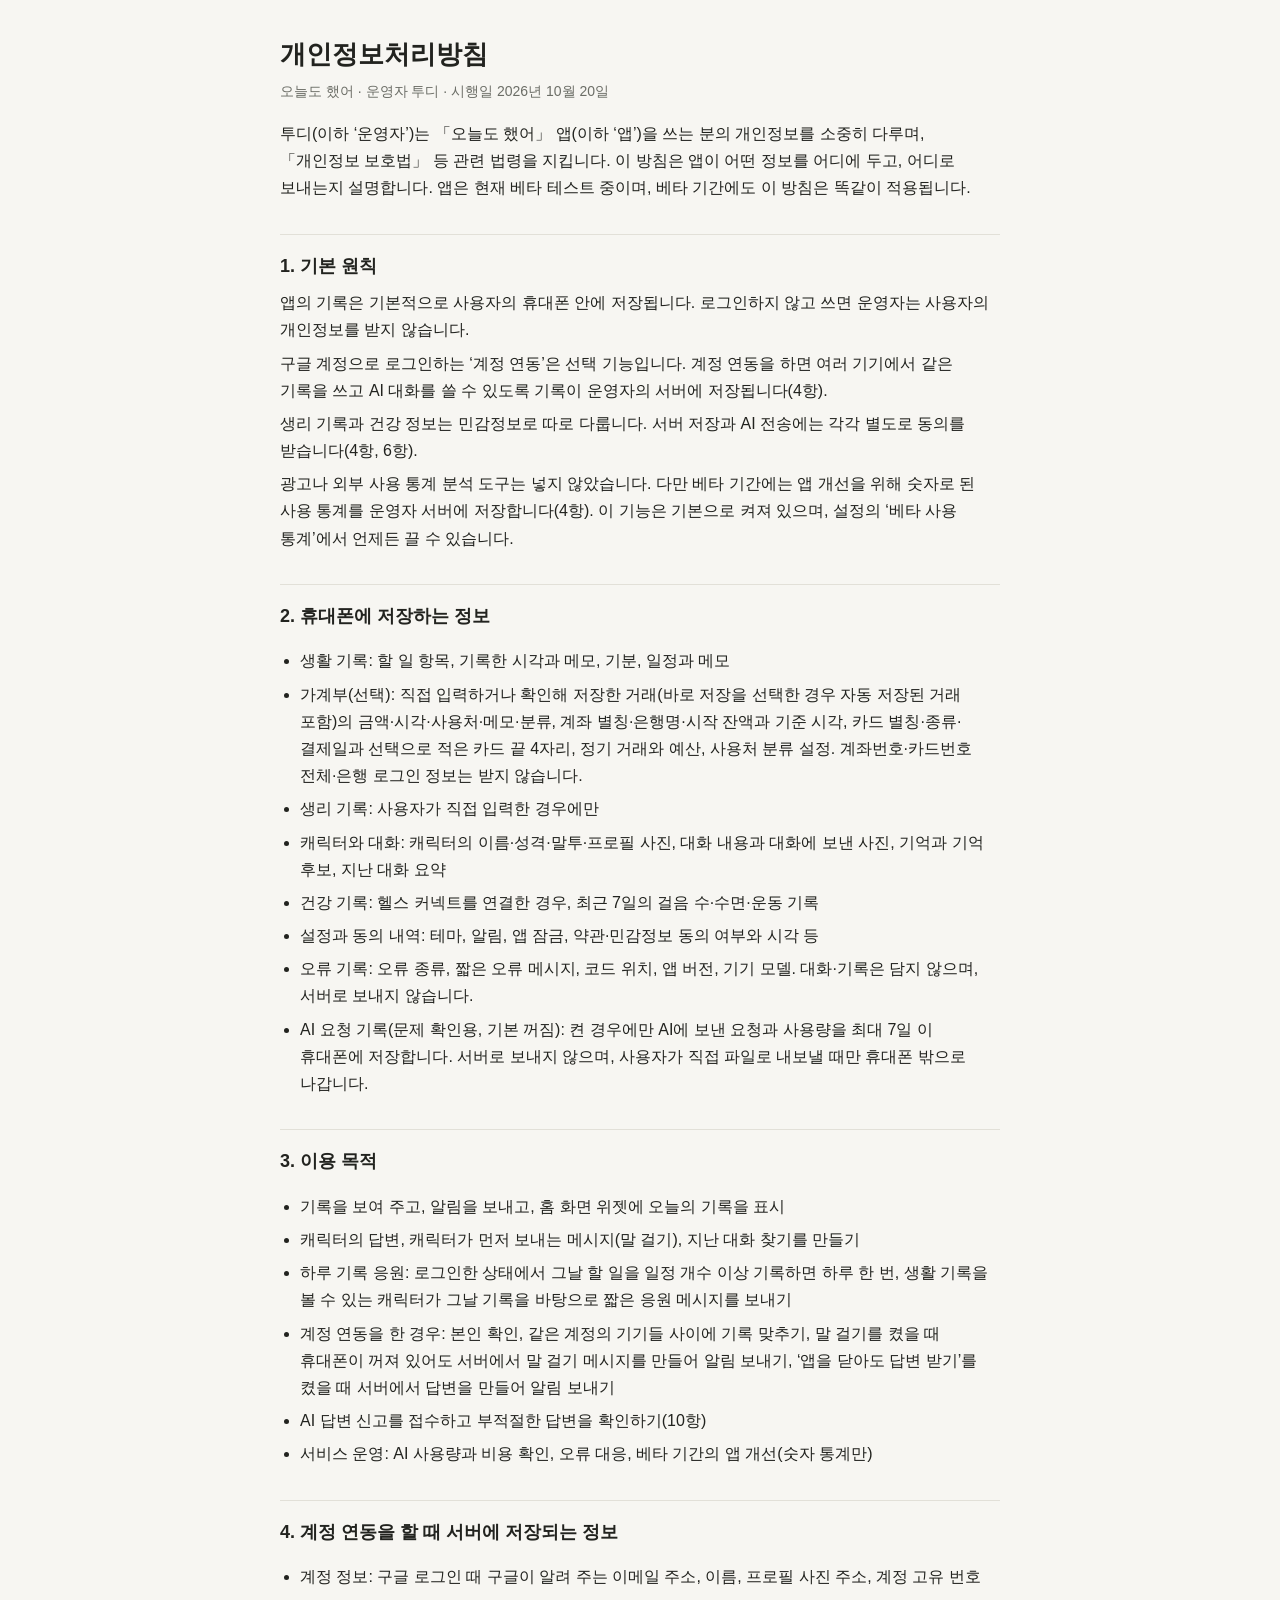
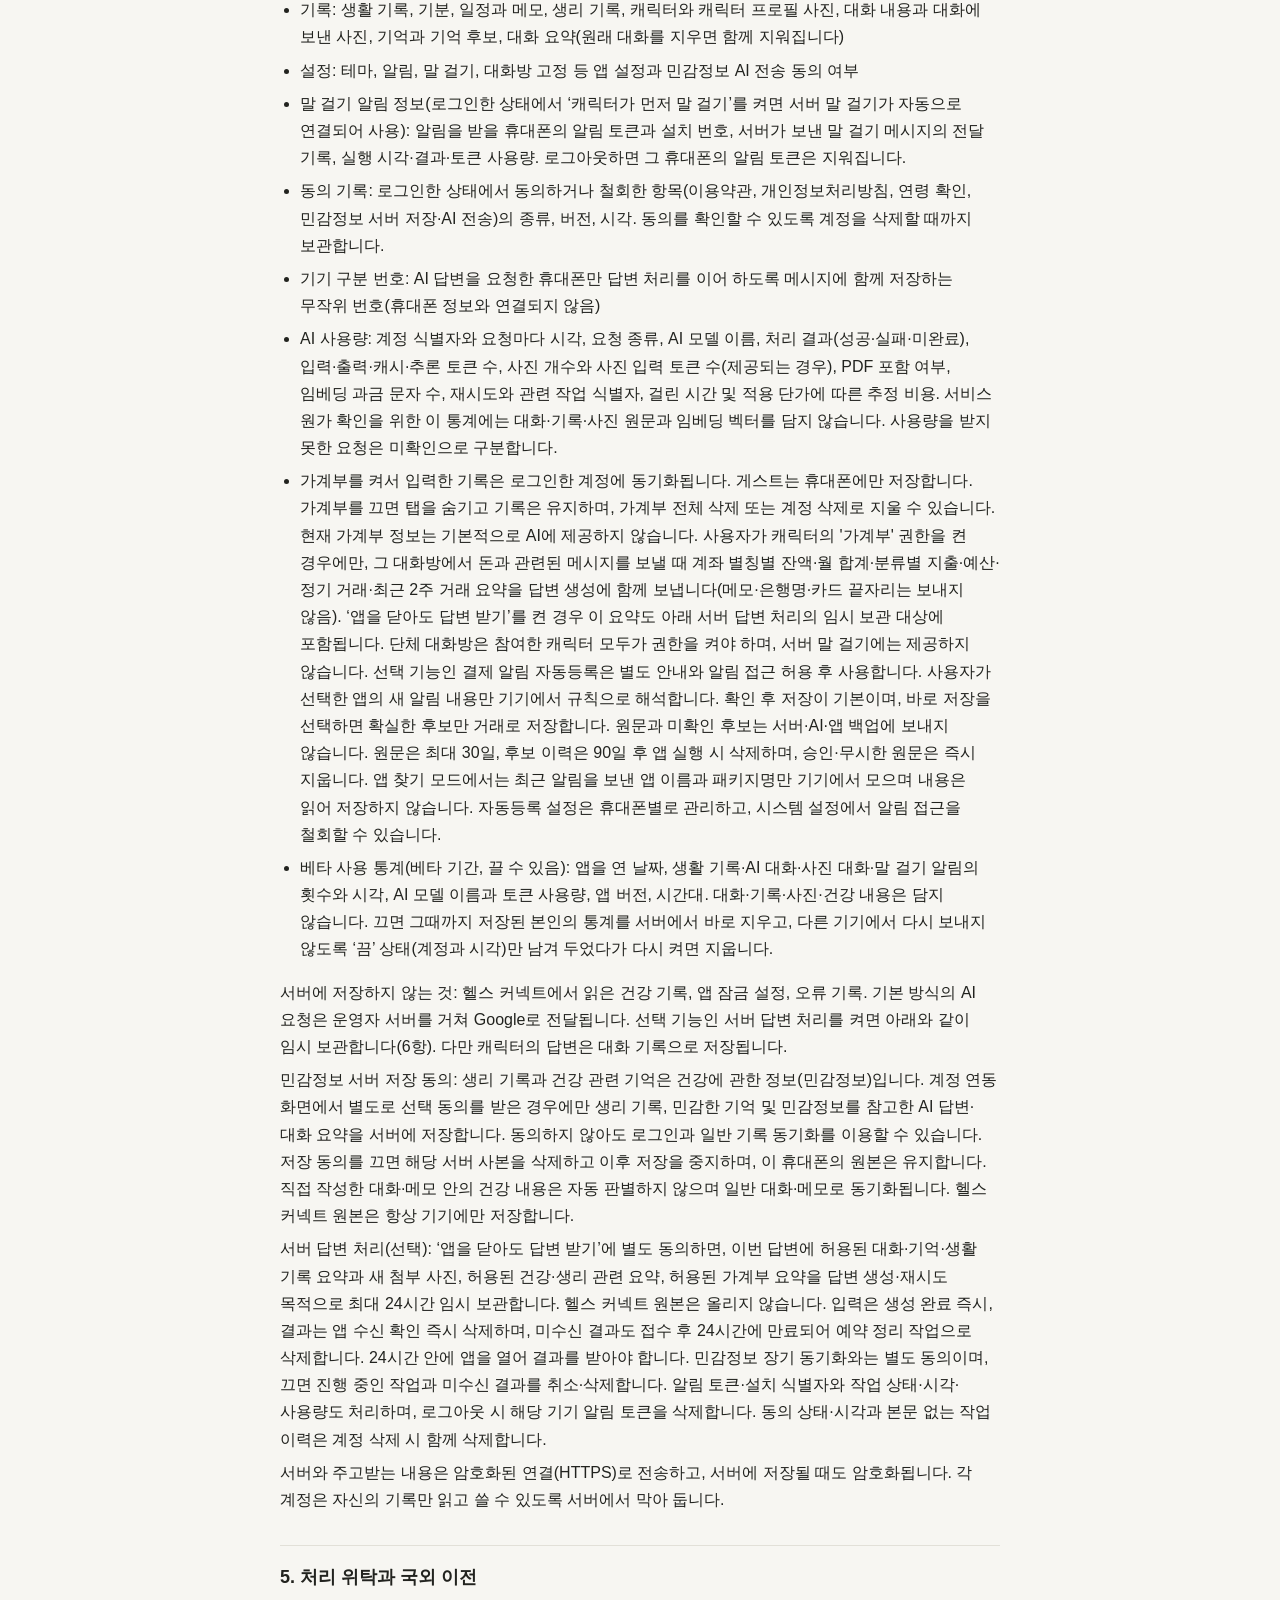
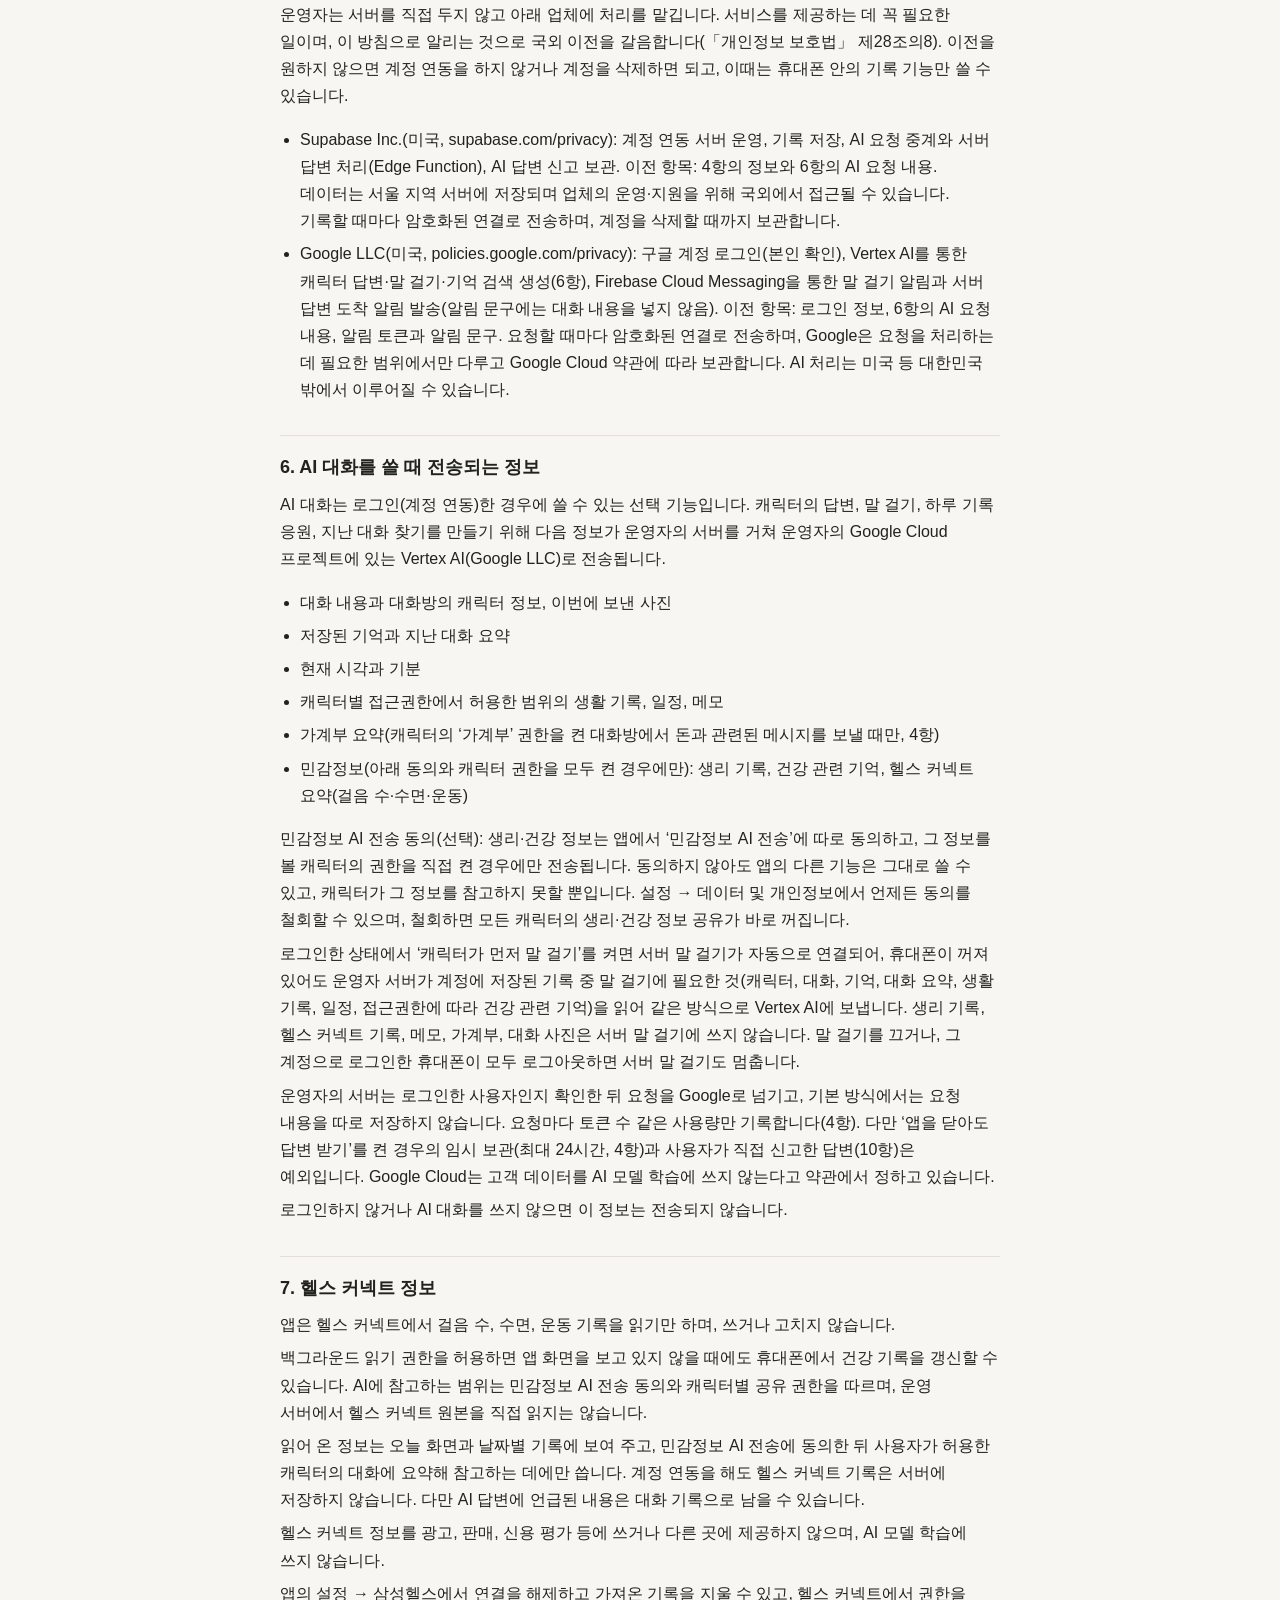
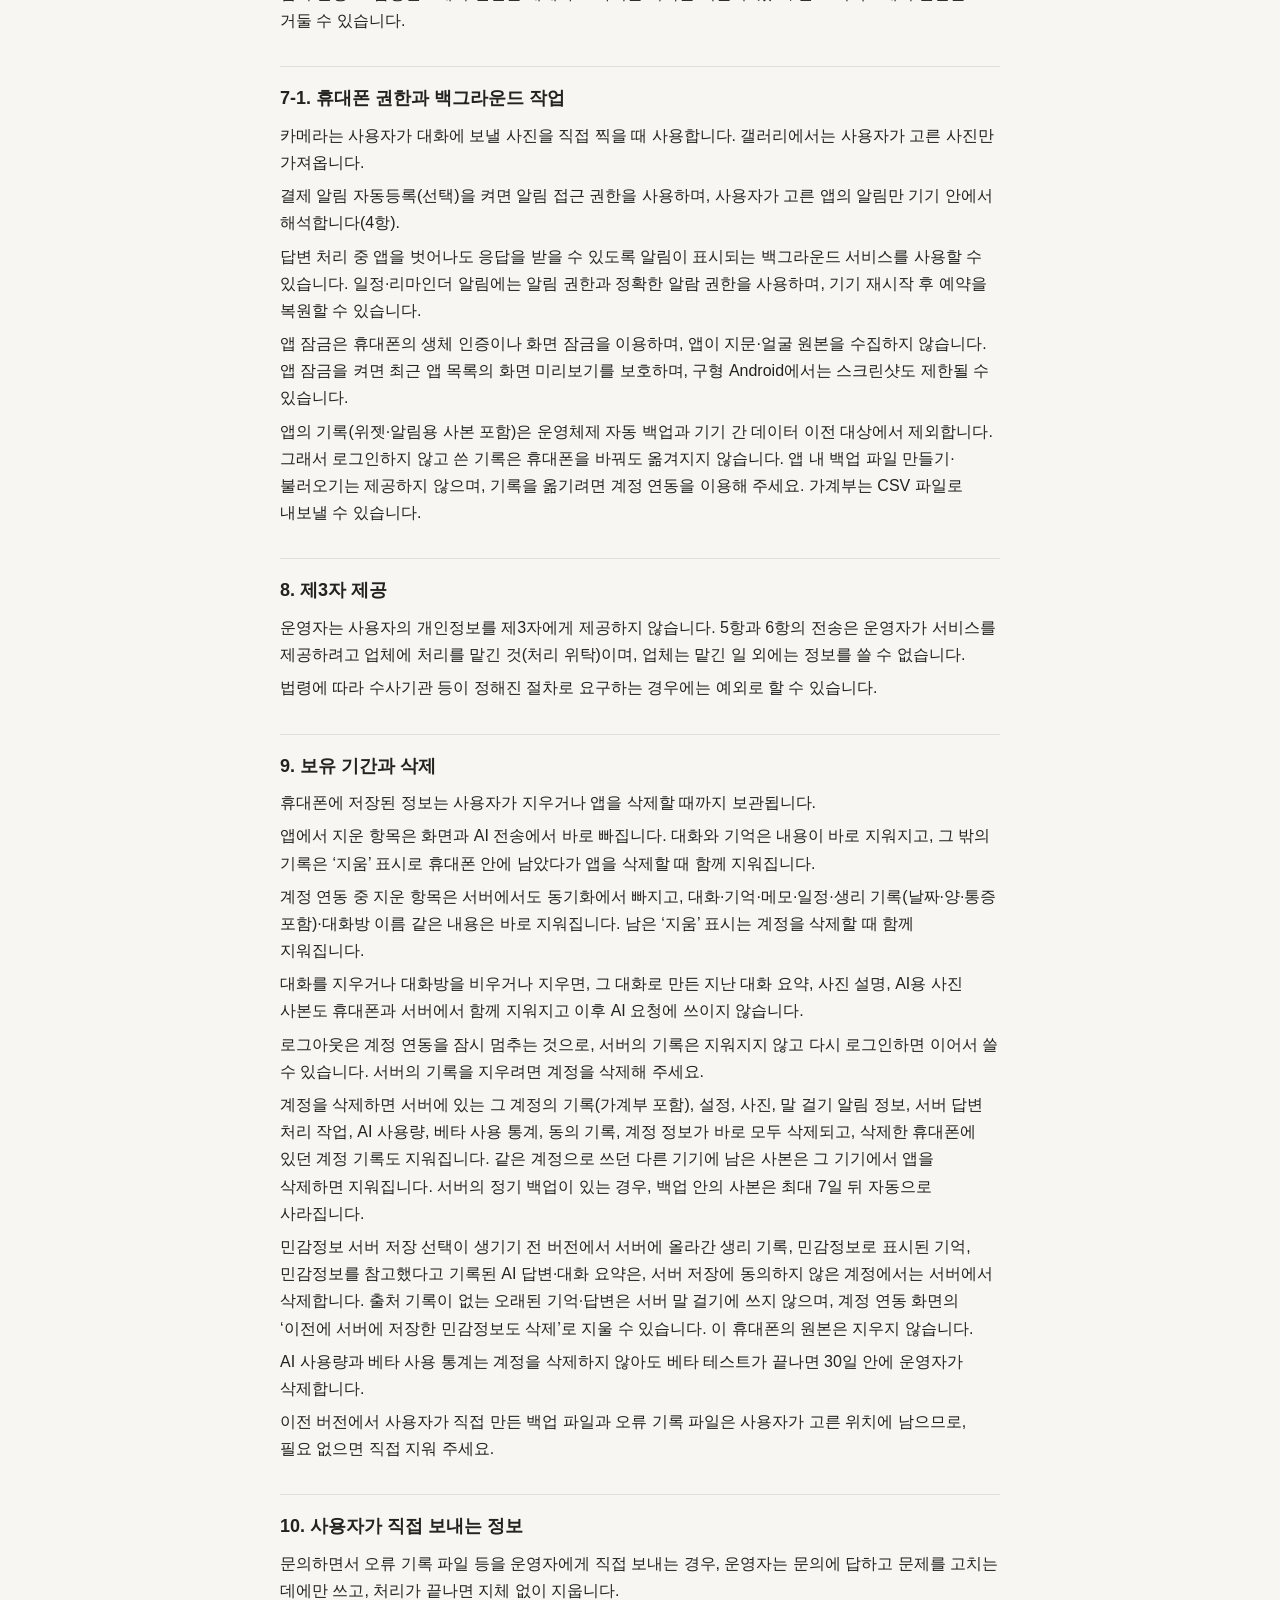
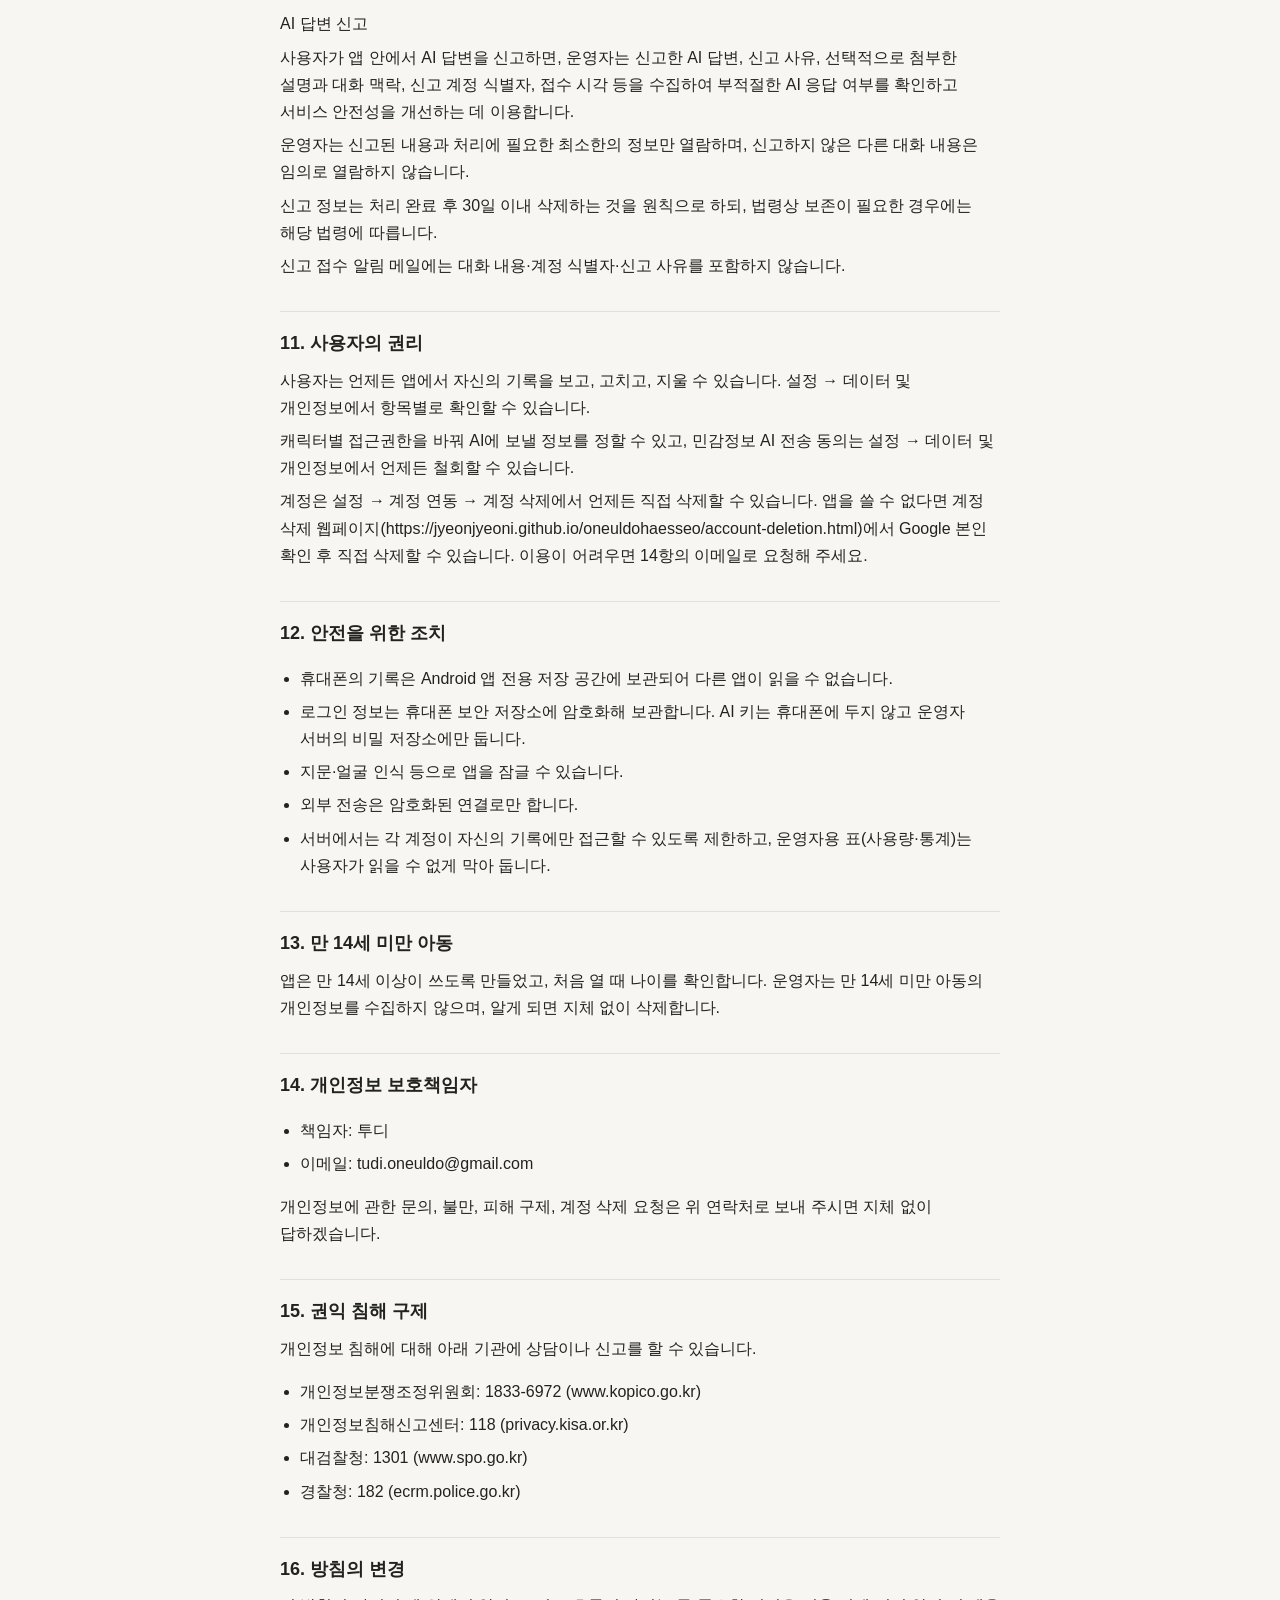
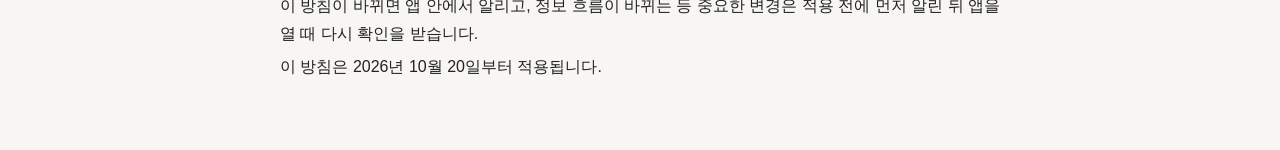
<file: index.html>
<!doctype html>
<html lang="ko">
<head>
<meta charset="utf-8">
<meta name="viewport" content="width=device-width, initial-scale=1">
<title>오늘도 했어 개인정보처리방침</title>
<style>
:root { --bg: #f7f6f2; --text: #22231f; --muted: #6b6d66; --line: #e2e0d8; }
@media (prefers-color-scheme: dark) { :root { --bg: #181916; --text: #ecebe6; --muted: #a3a59d; --line: #33352f; } }
body { margin: 0; background: var(--bg); color: var(--text); font: 16px/1.7 -apple-system, "Pretendard", "Apple SD Gothic Neo", "Noto Sans KR", sans-serif; word-break: keep-all; }
main { max-width: 720px; margin: 0 auto; padding: 32px 16px 64px; }
h1 { font-size: 26px; margin: 0 0 4px; }
h2 { font-size: 18px; margin: 32px 0 8px; padding-top: 16px; border-top: 1px solid var(--line); }
.meta { color: var(--muted); font-size: 14px; margin: 0 0 16px; }
p, li { margin: 6px 0; }
ul { padding-left: 20px; }
</style>
</head>
<body>
<main>
<h1>개인정보처리방침</h1>
<p class="meta">오늘도 했어 · 운영자 투디 · 시행일 2026년 10월 20일</p>
<p>투디(이하 ‘운영자’)는 「오늘도 했어」 앱(이하 ‘앱’)을 쓰는 분의 개인정보를 소중히 다루며, 「개인정보 보호법」 등 관련 법령을 지킵니다. 이 방침은 앱이 어떤 정보를 어디에 두고, 어디로 보내는지 설명합니다. 앱은 현재 베타 테스트 중이며, 베타 기간에도 이 방침은 똑같이 적용됩니다.</p>
<section><h2>1. 기본 원칙</h2><p>앱의 기록은 기본적으로 사용자의 휴대폰 안에 저장됩니다. 로그인하지 않고 쓰면 운영자는 사용자의 개인정보를 받지 않습니다.</p><p>구글 계정으로 로그인하는 ‘계정 연동’은 선택 기능입니다. 계정 연동을 하면 여러 기기에서 같은 기록을 쓰고 AI 대화를 쓸 수 있도록 기록이 운영자의 서버에 저장됩니다(4항).</p><p>생리 기록과 건강 정보는 민감정보로 따로 다룹니다. 서버 저장과 AI 전송에는 각각 별도로 동의를 받습니다(4항, 6항).</p><p>광고나 외부 사용 통계 분석 도구는 넣지 않았습니다. 다만 베타 기간에는 앱 개선을 위해 숫자로 된 사용 통계를 운영자 서버에 저장합니다(4항). 이 기능은 기본으로 켜져 있으며, 설정의 ‘베타 사용 통계’에서 언제든 끌 수 있습니다.</p></section>
<section><h2>2. 휴대폰에 저장하는 정보</h2><ul><li>생활 기록: 할 일 항목, 기록한 시각과 메모, 기분, 일정과 메모</li><li>가계부(선택): 직접 입력하거나 확인해 저장한 거래(바로 저장을 선택한 경우 자동 저장된 거래 포함)의 금액·시각·사용처·메모·분류, 계좌 별칭·은행명·시작 잔액과 기준 시각, 카드 별칭·종류·결제일과 선택으로 적은 카드 끝 4자리, 정기 거래와 예산, 사용처 분류 설정. 계좌번호·카드번호 전체·은행 로그인 정보는 받지 않습니다.</li><li>생리 기록: 사용자가 직접 입력한 경우에만</li><li>캐릭터와 대화: 캐릭터의 이름·성격·말투·프로필 사진, 대화 내용과 대화에 보낸 사진, 기억과 기억 후보, 지난 대화 요약</li><li>건강 기록: 헬스 커넥트를 연결한 경우, 최근 7일의 걸음 수·수면·운동 기록</li><li>설정과 동의 내역: 테마, 알림, 앱 잠금, 약관·민감정보 동의 여부와 시각 등</li><li>오류 기록: 오류 종류, 짧은 오류 메시지, 코드 위치, 앱 버전, 기기 모델. 대화·기록은 담지 않으며, 서버로 보내지 않습니다.</li><li>AI 요청 기록(문제 확인용, 기본 꺼짐): 켠 경우에만 AI에 보낸 요청과 사용량을 최대 7일 이 휴대폰에 저장합니다. 서버로 보내지 않으며, 사용자가 직접 파일로 내보낼 때만 휴대폰 밖으로 나갑니다.</li></ul></section>
<section><h2>3. 이용 목적</h2><ul><li>기록을 보여 주고, 알림을 보내고, 홈 화면 위젯에 오늘의 기록을 표시</li><li>캐릭터의 답변, 캐릭터가 먼저 보내는 메시지(말 걸기), 지난 대화 찾기를 만들기</li><li>하루 기록 응원: 로그인한 상태에서 그날 할 일을 일정 개수 이상 기록하면 하루 한 번, 생활 기록을 볼 수 있는 캐릭터가 그날 기록을 바탕으로 짧은 응원 메시지를 보내기</li><li>계정 연동을 한 경우: 본인 확인, 같은 계정의 기기들 사이에 기록 맞추기, 말 걸기를 켰을 때 휴대폰이 꺼져 있어도 서버에서 말 걸기 메시지를 만들어 알림 보내기, ‘앱을 닫아도 답변 받기’를 켰을 때 서버에서 답변을 만들어 알림 보내기</li><li>AI 답변 신고를 접수하고 부적절한 답변을 확인하기(10항)</li><li>서비스 운영: AI 사용량과 비용 확인, 오류 대응, 베타 기간의 앱 개선(숫자 통계만)</li></ul></section>
<section><h2>4. 계정 연동을 할 때 서버에 저장되는 정보</h2><ul><li>계정 정보: 구글 로그인 때 구글이 알려 주는 이메일 주소, 이름, 프로필 사진 주소, 계정 고유 번호</li><li>기록: 생활 기록, 기분, 일정과 메모, 생리 기록, 캐릭터와 캐릭터 프로필 사진, 대화 내용과 대화에 보낸 사진, 기억과 기억 후보, 대화 요약(원래 대화를 지우면 함께 지워집니다)</li><li>설정: 테마, 알림, 말 걸기, 대화방 고정 등 앱 설정과 민감정보 AI 전송 동의 여부</li><li>말 걸기 알림 정보(로그인한 상태에서 ‘캐릭터가 먼저 말 걸기’를 켜면 서버 말 걸기가 자동으로 연결되어 사용): 알림을 받을 휴대폰의 알림 토큰과 설치 번호, 서버가 보낸 말 걸기 메시지의 전달 기록, 실행 시각·결과·토큰 사용량. 로그아웃하면 그 휴대폰의 알림 토큰은 지워집니다.</li><li>동의 기록: 로그인한 상태에서 동의하거나 철회한 항목(이용약관, 개인정보처리방침, 연령 확인, 민감정보 서버 저장·AI 전송)의 종류, 버전, 시각. 동의를 확인할 수 있도록 계정을 삭제할 때까지 보관합니다.</li><li>기기 구분 번호: AI 답변을 요청한 휴대폰만 답변 처리를 이어 하도록 메시지에 함께 저장하는 무작위 번호(휴대폰 정보와 연결되지 않음)</li><li>AI 사용량: 계정 식별자와 요청마다 시각, 요청 종류, AI 모델 이름, 처리 결과(성공·실패·미완료), 입력·출력·캐시·추론 토큰 수, 사진 개수와 사진 입력 토큰 수(제공되는 경우), PDF 포함 여부, 임베딩 과금 문자 수, 재시도와 관련 작업 식별자, 걸린 시간 및 적용 단가에 따른 추정 비용. 서비스 원가 확인을 위한 이 통계에는 대화·기록·사진 원문과 임베딩 벡터를 담지 않습니다. 사용량을 받지 못한 요청은 미확인으로 구분합니다.</li><li>가계부를 켜서 입력한 기록은 로그인한 계정에 동기화됩니다. 게스트는 휴대폰에만 저장합니다. 가계부를 끄면 탭을 숨기고 기록은 유지하며, 가계부 전체 삭제 또는 계정 삭제로 지울 수 있습니다. 현재 가계부 정보는 기본적으로 AI에 제공하지 않습니다. 사용자가 캐릭터의 '가계부' 권한을 켠 경우에만, 그 대화방에서 돈과 관련된 메시지를 보낼 때 계좌 별칭별 잔액·월 합계·분류별 지출·예산·정기 거래·최근 2주 거래 요약을 답변 생성에 함께 보냅니다(메모·은행명·카드 끝자리는 보내지 않음). ‘앱을 닫아도 답변 받기’를 켠 경우 이 요약도 아래 서버 답변 처리의 임시 보관 대상에 포함됩니다. 단체 대화방은 참여한 캐릭터 모두가 권한을 켜야 하며, 서버 말 걸기에는 제공하지 않습니다. 선택 기능인 결제 알림 자동등록은 별도 안내와 알림 접근 허용 후 사용합니다. 사용자가 선택한 앱의 새 알림 내용만 기기에서 규칙으로 해석합니다. 확인 후 저장이 기본이며, 바로 저장을 선택하면 확실한 후보만 거래로 저장합니다. 원문과 미확인 후보는 서버·AI·앱 백업에 보내지 않습니다. 원문은 최대 30일, 후보 이력은 90일 후 앱 실행 시 삭제하며, 승인·무시한 원문은 즉시 지웁니다. 앱 찾기 모드에서는 최근 알림을 보낸 앱 이름과 패키지명만 기기에서 모으며 내용은 읽어 저장하지 않습니다. 자동등록 설정은 휴대폰별로 관리하고, 시스템 설정에서 알림 접근을 철회할 수 있습니다.</li><li>베타 사용 통계(베타 기간, 끌 수 있음): 앱을 연 날짜, 생활 기록·AI 대화·사진 대화·말 걸기 알림의 횟수와 시각, AI 모델 이름과 토큰 사용량, 앱 버전, 시간대. 대화·기록·사진·건강 내용은 담지 않습니다. 끄면 그때까지 저장된 본인의 통계를 서버에서 바로 지우고, 다른 기기에서 다시 보내지 않도록 ‘끔’ 상태(계정과 시각)만 남겨 두었다가 다시 켜면 지웁니다.</li></ul><p>서버에 저장하지 않는 것: 헬스 커넥트에서 읽은 건강 기록, 앱 잠금 설정, 오류 기록. 기본 방식의 AI 요청은 운영자 서버를 거쳐 Google로 전달됩니다. 선택 기능인 서버 답변 처리를 켜면 아래와 같이 임시 보관합니다(6항). 다만 캐릭터의 답변은 대화 기록으로 저장됩니다.</p><p>민감정보 서버 저장 동의: 생리 기록과 건강 관련 기억은 건강에 관한 정보(민감정보)입니다. 계정 연동 화면에서 별도로 선택 동의를 받은 경우에만 생리 기록, 민감한 기억 및 민감정보를 참고한 AI 답변·대화 요약을 서버에 저장합니다. 동의하지 않아도 로그인과 일반 기록 동기화를 이용할 수 있습니다. 저장 동의를 끄면 해당 서버 사본을 삭제하고 이후 저장을 중지하며, 이 휴대폰의 원본은 유지합니다. 직접 작성한 대화·메모 안의 건강 내용은 자동 판별하지 않으며 일반 대화·메모로 동기화됩니다. 헬스 커넥트 원본은 항상 기기에만 저장합니다.</p><p>서버 답변 처리(선택): ‘앱을 닫아도 답변 받기’에 별도 동의하면, 이번 답변에 허용된 대화·기억·생활 기록 요약과 새 첨부 사진, 허용된 건강·생리 관련 요약, 허용된 가계부 요약을 답변 생성·재시도 목적으로 최대 24시간 임시 보관합니다. 헬스 커넥트 원본은 올리지 않습니다. 입력은 생성 완료 즉시, 결과는 앱 수신 확인 즉시 삭제하며, 미수신 결과도 접수 후 24시간에 만료되어 예약 정리 작업으로 삭제합니다. 24시간 안에 앱을 열어 결과를 받아야 합니다. 민감정보 장기 동기화와는 별도 동의이며, 끄면 진행 중인 작업과 미수신 결과를 취소·삭제합니다. 알림 토큰·설치 식별자와 작업 상태·시각·사용량도 처리하며, 로그아웃 시 해당 기기 알림 토큰을 삭제합니다. 동의 상태·시각과 본문 없는 작업 이력은 계정 삭제 시 함께 삭제합니다.</p><p>서버와 주고받는 내용은 암호화된 연결(HTTPS)로 전송하고, 서버에 저장될 때도 암호화됩니다. 각 계정은 자신의 기록만 읽고 쓸 수 있도록 서버에서 막아 둡니다.</p></section>
<section><h2>5. 처리 위탁과 국외 이전</h2><p>운영자는 서버를 직접 두지 않고 아래 업체에 처리를 맡깁니다. 서비스를 제공하는 데 꼭 필요한 일이며, 이 방침으로 알리는 것으로 국외 이전을 갈음합니다(「개인정보 보호법」 제28조의8). 이전을 원하지 않으면 계정 연동을 하지 않거나 계정을 삭제하면 되고, 이때는 휴대폰 안의 기록 기능만 쓸 수 있습니다.</p><ul><li>Supabase Inc.(미국, supabase.com/privacy): 계정 연동 서버 운영, 기록 저장, AI 요청 중계와 서버 답변 처리(Edge Function), AI 답변 신고 보관. 이전 항목: 4항의 정보와 6항의 AI 요청 내용. 데이터는 서울 지역 서버에 저장되며 업체의 운영·지원을 위해 국외에서 접근될 수 있습니다. 기록할 때마다 암호화된 연결로 전송하며, 계정을 삭제할 때까지 보관합니다.</li><li>Google LLC(미국, policies.google.com/privacy): 구글 계정 로그인(본인 확인), Vertex AI를 통한 캐릭터 답변·말 걸기·기억 검색 생성(6항), Firebase Cloud Messaging을 통한 말 걸기 알림과 서버 답변 도착 알림 발송(알림 문구에는 대화 내용을 넣지 않음). 이전 항목: 로그인 정보, 6항의 AI 요청 내용, 알림 토큰과 알림 문구. 요청할 때마다 암호화된 연결로 전송하며, Google은 요청을 처리하는 데 필요한 범위에서만 다루고 Google Cloud 약관에 따라 보관합니다. AI 처리는 미국 등 대한민국 밖에서 이루어질 수 있습니다.</li></ul></section>
<section><h2>6. AI 대화를 쓸 때 전송되는 정보</h2><p>AI 대화는 로그인(계정 연동)한 경우에 쓸 수 있는 선택 기능입니다. 캐릭터의 답변, 말 걸기, 하루 기록 응원, 지난 대화 찾기를 만들기 위해 다음 정보가 운영자의 서버를 거쳐 운영자의 Google Cloud 프로젝트에 있는 Vertex AI(Google LLC)로 전송됩니다.</p><ul><li>대화 내용과 대화방의 캐릭터 정보, 이번에 보낸 사진</li><li>저장된 기억과 지난 대화 요약</li><li>현재 시각과 기분</li><li>캐릭터별 접근권한에서 허용한 범위의 생활 기록, 일정, 메모</li><li>가계부 요약(캐릭터의 ‘가계부’ 권한을 켠 대화방에서 돈과 관련된 메시지를 보낼 때만, 4항)</li><li>민감정보(아래 동의와 캐릭터 권한을 모두 켠 경우에만): 생리 기록, 건강 관련 기억, 헬스 커넥트 요약(걸음 수·수면·운동)</li></ul><p>민감정보 AI 전송 동의(선택): 생리·건강 정보는 앱에서 ‘민감정보 AI 전송’에 따로 동의하고, 그 정보를 볼 캐릭터의 권한을 직접 켠 경우에만 전송됩니다. 동의하지 않아도 앱의 다른 기능은 그대로 쓸 수 있고, 캐릭터가 그 정보를 참고하지 못할 뿐입니다. 설정 → 데이터 및 개인정보에서 언제든 동의를 철회할 수 있으며, 철회하면 모든 캐릭터의 생리·건강 정보 공유가 바로 꺼집니다.</p><p>로그인한 상태에서 ‘캐릭터가 먼저 말 걸기’를 켜면 서버 말 걸기가 자동으로 연결되어, 휴대폰이 꺼져 있어도 운영자 서버가 계정에 저장된 기록 중 말 걸기에 필요한 것(캐릭터, 대화, 기억, 대화 요약, 생활 기록, 일정, 접근권한에 따라 건강 관련 기억)을 읽어 같은 방식으로 Vertex AI에 보냅니다. 생리 기록, 헬스 커넥트 기록, 메모, 가계부, 대화 사진은 서버 말 걸기에 쓰지 않습니다. 말 걸기를 끄거나, 그 계정으로 로그인한 휴대폰이 모두 로그아웃하면 서버 말 걸기도 멈춥니다.</p><p>운영자의 서버는 로그인한 사용자인지 확인한 뒤 요청을 Google로 넘기고, 기본 방식에서는 요청 내용을 따로 저장하지 않습니다. 요청마다 토큰 수 같은 사용량만 기록합니다(4항). 다만 ‘앱을 닫아도 답변 받기’를 켠 경우의 임시 보관(최대 24시간, 4항)과 사용자가 직접 신고한 답변(10항)은 예외입니다. Google Cloud는 고객 데이터를 AI 모델 학습에 쓰지 않는다고 약관에서 정하고 있습니다.</p><p>로그인하지 않거나 AI 대화를 쓰지 않으면 이 정보는 전송되지 않습니다.</p></section>
<section><h2>7. 헬스 커넥트 정보</h2><p>앱은 헬스 커넥트에서 걸음 수, 수면, 운동 기록을 읽기만 하며, 쓰거나 고치지 않습니다.</p><p>백그라운드 읽기 권한을 허용하면 앱 화면을 보고 있지 않을 때에도 휴대폰에서 건강 기록을 갱신할 수 있습니다. AI에 참고하는 범위는 민감정보 AI 전송 동의와 캐릭터별 공유 권한을 따르며, 운영 서버에서 헬스 커넥트 원본을 직접 읽지는 않습니다.</p><p>읽어 온 정보는 오늘 화면과 날짜별 기록에 보여 주고, 민감정보 AI 전송에 동의한 뒤 사용자가 허용한 캐릭터의 대화에 요약해 참고하는 데에만 씁니다. 계정 연동을 해도 헬스 커넥트 기록은 서버에 저장하지 않습니다. 다만 AI 답변에 언급된 내용은 대화 기록으로 남을 수 있습니다.</p><p>헬스 커넥트 정보를 광고, 판매, 신용 평가 등에 쓰거나 다른 곳에 제공하지 않으며, AI 모델 학습에 쓰지 않습니다.</p><p>앱의 설정 → 삼성헬스에서 연결을 해제하고 가져온 기록을 지울 수 있고, 헬스 커넥트에서 권한을 거둘 수 있습니다.</p></section>
<section><h2>7-1. 휴대폰 권한과 백그라운드 작업</h2><p>카메라는 사용자가 대화에 보낼 사진을 직접 찍을 때 사용합니다. 갤러리에서는 사용자가 고른 사진만 가져옵니다.</p><p>결제 알림 자동등록(선택)을 켜면 알림 접근 권한을 사용하며, 사용자가 고른 앱의 알림만 기기 안에서 해석합니다(4항).</p><p>답변 처리 중 앱을 벗어나도 응답을 받을 수 있도록 알림이 표시되는 백그라운드 서비스를 사용할 수 있습니다. 일정·리마인더 알림에는 알림 권한과 정확한 알람 권한을 사용하며, 기기 재시작 후 예약을 복원할 수 있습니다.</p><p>앱 잠금은 휴대폰의 생체 인증이나 화면 잠금을 이용하며, 앱이 지문·얼굴 원본을 수집하지 않습니다. 앱 잠금을 켜면 최근 앱 목록의 화면 미리보기를 보호하며, 구형 Android에서는 스크린샷도 제한될 수 있습니다.</p><p>앱의 기록(위젯·알림용 사본 포함)은 운영체제 자동 백업과 기기 간 데이터 이전 대상에서 제외합니다. 그래서 로그인하지 않고 쓴 기록은 휴대폰을 바꿔도 옮겨지지 않습니다. 앱 내 백업 파일 만들기·불러오기는 제공하지 않으며, 기록을 옮기려면 계정 연동을 이용해 주세요. 가계부는 CSV 파일로 내보낼 수 있습니다.</p></section>
<section><h2>8. 제3자 제공</h2><p>운영자는 사용자의 개인정보를 제3자에게 제공하지 않습니다. 5항과 6항의 전송은 운영자가 서비스를 제공하려고 업체에 처리를 맡긴 것(처리 위탁)이며, 업체는 맡긴 일 외에는 정보를 쓸 수 없습니다.</p><p>법령에 따라 수사기관 등이 정해진 절차로 요구하는 경우에는 예외로 할 수 있습니다.</p></section>
<section><h2>9. 보유 기간과 삭제</h2><p>휴대폰에 저장된 정보는 사용자가 지우거나 앱을 삭제할 때까지 보관됩니다.</p><p>앱에서 지운 항목은 화면과 AI 전송에서 바로 빠집니다. 대화와 기억은 내용이 바로 지워지고, 그 밖의 기록은 ‘지움’ 표시로 휴대폰 안에 남았다가 앱을 삭제할 때 함께 지워집니다.</p><p>계정 연동 중 지운 항목은 서버에서도 동기화에서 빠지고, 대화·기억·메모·일정·생리 기록(날짜·양·통증 포함)·대화방 이름 같은 내용은 바로 지워집니다. 남은 ‘지움’ 표시는 계정을 삭제할 때 함께 지워집니다.</p><p>대화를 지우거나 대화방을 비우거나 지우면, 그 대화로 만든 지난 대화 요약, 사진 설명, AI용 사진 사본도 휴대폰과 서버에서 함께 지워지고 이후 AI 요청에 쓰이지 않습니다.</p><p>로그아웃은 계정 연동을 잠시 멈추는 것으로, 서버의 기록은 지워지지 않고 다시 로그인하면 이어서 쓸 수 있습니다. 서버의 기록을 지우려면 계정을 삭제해 주세요.</p><p>계정을 삭제하면 서버에 있는 그 계정의 기록(가계부 포함), 설정, 사진, 말 걸기 알림 정보, 서버 답변 처리 작업, AI 사용량, 베타 사용 통계, 동의 기록, 계정 정보가 바로 모두 삭제되고, 삭제한 휴대폰에 있던 계정 기록도 지워집니다. 같은 계정으로 쓰던 다른 기기에 남은 사본은 그 기기에서 앱을 삭제하면 지워집니다. 서버의 정기 백업이 있는 경우, 백업 안의 사본은 최대 7일 뒤 자동으로 사라집니다.</p><p>민감정보 서버 저장 선택이 생기기 전 버전에서 서버에 올라간 생리 기록, 민감정보로 표시된 기억, 민감정보를 참고했다고 기록된 AI 답변·대화 요약은, 서버 저장에 동의하지 않은 계정에서는 서버에서 삭제합니다. 출처 기록이 없는 오래된 기억·답변은 서버 말 걸기에 쓰지 않으며, 계정 연동 화면의 ‘이전에 서버에 저장한 민감정보도 삭제’로 지울 수 있습니다. 이 휴대폰의 원본은 지우지 않습니다.</p><p>AI 사용량과 베타 사용 통계는 계정을 삭제하지 않아도 베타 테스트가 끝나면 30일 안에 운영자가 삭제합니다.</p><p>이전 버전에서 사용자가 직접 만든 백업 파일과 오류 기록 파일은 사용자가 고른 위치에 남으므로, 필요 없으면 직접 지워 주세요.</p></section>
<section><h2>10. 사용자가 직접 보내는 정보</h2><p>문의하면서 오류 기록 파일 등을 운영자에게 직접 보내는 경우, 운영자는 문의에 답하고 문제를 고치는 데에만 쓰고, 처리가 끝나면 지체 없이 지웁니다.</p><p>AI 답변 신고</p><p>사용자가 앱 안에서 AI 답변을 신고하면, 운영자는 신고한 AI 답변, 신고 사유, 선택적으로 첨부한 설명과 대화 맥락, 신고 계정 식별자, 접수 시각 등을 수집하여 부적절한 AI 응답 여부를 확인하고 서비스 안전성을 개선하는 데 이용합니다.</p><p>운영자는 신고된 내용과 처리에 필요한 최소한의 정보만 열람하며, 신고하지 않은 다른 대화 내용은 임의로 열람하지 않습니다.</p><p>신고 정보는 처리 완료 후 30일 이내 삭제하는 것을 원칙으로 하되, 법령상 보존이 필요한 경우에는 해당 법령에 따릅니다.</p><p>신고 접수 알림 메일에는 대화 내용·계정 식별자·신고 사유를 포함하지 않습니다.</p></section>
<section><h2>11. 사용자의 권리</h2><p>사용자는 언제든 앱에서 자신의 기록을 보고, 고치고, 지울 수 있습니다. 설정 → 데이터 및 개인정보에서 항목별로 확인할 수 있습니다.</p><p>캐릭터별 접근권한을 바꿔 AI에 보낼 정보를 정할 수 있고, 민감정보 AI 전송 동의는 설정 → 데이터 및 개인정보에서 언제든 철회할 수 있습니다.</p><p>계정은 설정 → 계정 연동 → 계정 삭제에서 언제든 직접 삭제할 수 있습니다. 앱을 쓸 수 없다면 계정 삭제 웹페이지(https://jyeonjyeoni.github.io/oneuldohaesseo/account-deletion.html)에서 Google 본인 확인 후 직접 삭제할 수 있습니다. 이용이 어려우면 14항의 이메일로 요청해 주세요.</p></section>
<section><h2>12. 안전을 위한 조치</h2><ul><li>휴대폰의 기록은 Android 앱 전용 저장 공간에 보관되어 다른 앱이 읽을 수 없습니다.</li><li>로그인 정보는 휴대폰 보안 저장소에 암호화해 보관합니다. AI 키는 휴대폰에 두지 않고 운영자 서버의 비밀 저장소에만 둡니다.</li><li>지문·얼굴 인식 등으로 앱을 잠글 수 있습니다.</li><li>외부 전송은 암호화된 연결로만 합니다.</li><li>서버에서는 각 계정이 자신의 기록에만 접근할 수 있도록 제한하고, 운영자용 표(사용량·통계)는 사용자가 읽을 수 없게 막아 둡니다.</li></ul></section>
<section><h2>13. 만 14세 미만 아동</h2><p>앱은 만 14세 이상이 쓰도록 만들었고, 처음 열 때 나이를 확인합니다. 운영자는 만 14세 미만 아동의 개인정보를 수집하지 않으며, 알게 되면 지체 없이 삭제합니다.</p></section>
<section><h2>14. 개인정보 보호책임자</h2><ul><li>책임자: 투디</li><li>이메일: tudi.oneuldo@gmail.com</li></ul><p>개인정보에 관한 문의, 불만, 피해 구제, 계정 삭제 요청은 위 연락처로 보내 주시면 지체 없이 답하겠습니다.</p></section>
<section><h2>15. 권익 침해 구제</h2><p>개인정보 침해에 대해 아래 기관에 상담이나 신고를 할 수 있습니다.</p><ul><li>개인정보분쟁조정위원회: 1833-6972 (www.kopico.go.kr)</li><li>개인정보침해신고센터: 118 (privacy.kisa.or.kr)</li><li>대검찰청: 1301 (www.spo.go.kr)</li><li>경찰청: 182 (ecrm.police.go.kr)</li></ul></section>
<section><h2>16. 방침의 변경</h2><p>이 방침이 바뀌면 앱 안에서 알리고, 정보 흐름이 바뀌는 등 중요한 변경은 적용 전에 먼저 알린 뒤 앱을 열 때 다시 확인을 받습니다.</p><p>이 방침은 2026년 10월 20일부터 적용됩니다.</p></section>
</main>
</body>
</html>
</file>
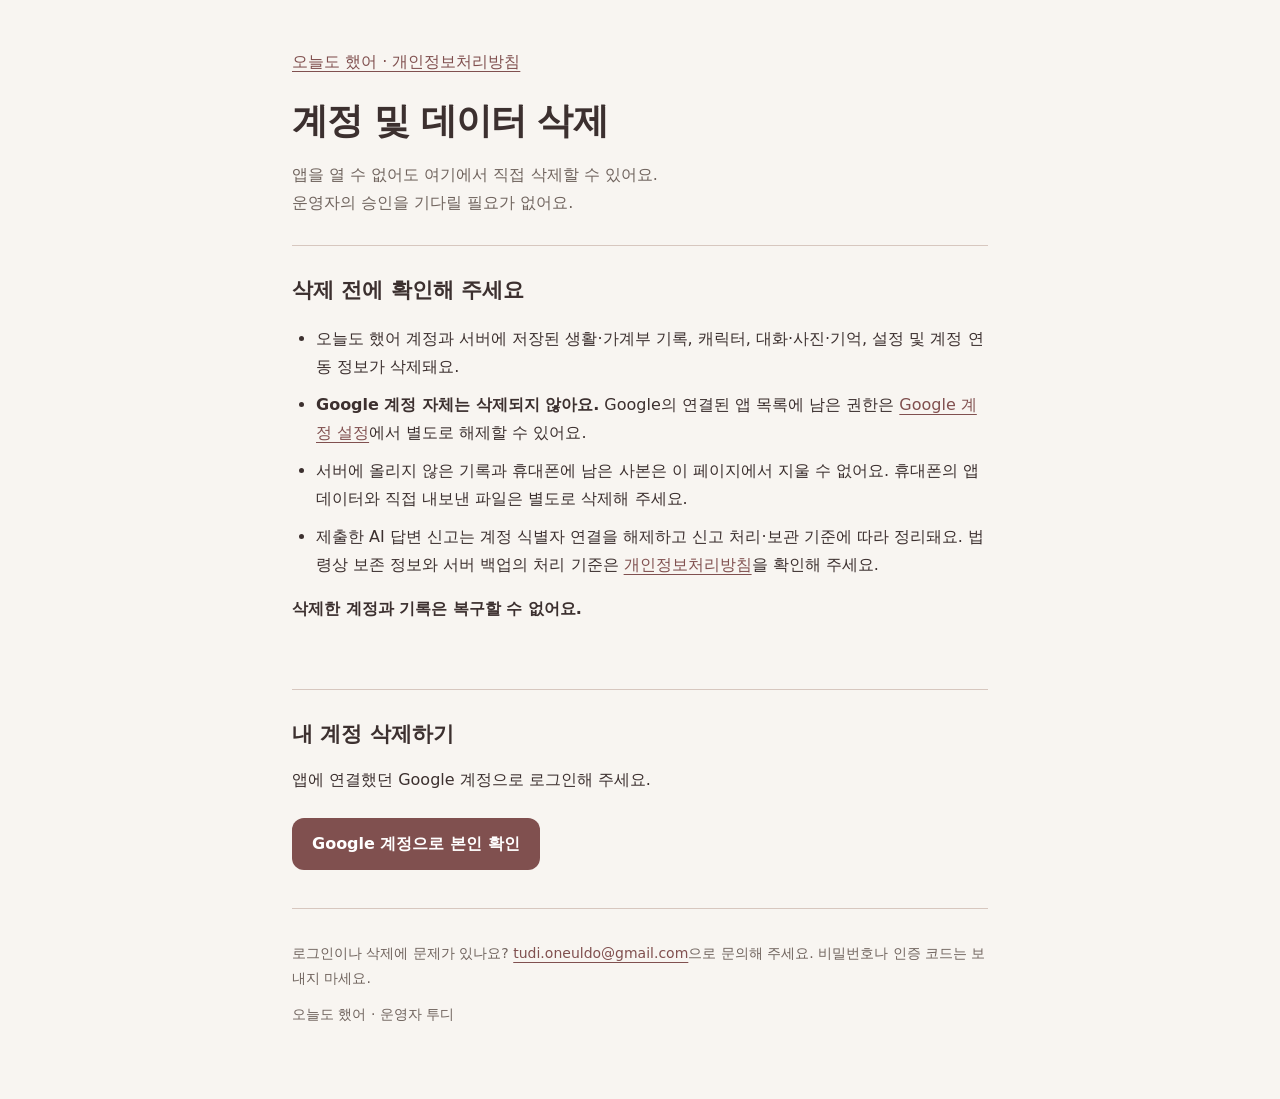
<file: account-deletion.html>
<!doctype html>
<html lang="ko"><head><meta charset="utf-8"><meta name="viewport" content="width=device-width,initial-scale=1"><meta name="referrer" content="no-referrer"><meta name="robots" content="noindex"><title>계정 및 데이터 삭제 | 오늘도 했어</title>
<link rel="stylesheet" href="./account-deletion.css"><script defer src="./account-deletion.js"></script></head>
<body><main><a href="./privacy.html">오늘도 했어 · 개인정보처리방침</a><h1>계정 및 데이터 삭제</h1><p class="intro">앱을 열 수 없어도 여기에서 직접 삭제할 수 있어요.<br>운영자의 승인을 기다릴 필요가 없어요.</p>
<section aria-labelledby="scope"><h2 id="scope">삭제 전에 확인해 주세요</h2><ul><li>오늘도 했어 계정과 서버에 저장된 생활·가계부 기록, 캐릭터, 대화·사진·기억, 설정 및 계정 연동 정보가 삭제돼요.</li><li><strong>Google 계정 자체는 삭제되지 않아요.</strong> Google의 연결된 앱 목록에 남은 권한은 <a href="https://myaccount.google.com/connections" target="_blank" rel="noopener noreferrer">Google 계정 설정</a>에서 별도로 해제할 수 있어요.</li><li>서버에 올리지 않은 기록과 휴대폰에 남은 사본은 이 페이지에서 지울 수 없어요. 휴대폰의 앱 데이터와 직접 내보낸 파일은 별도로 삭제해 주세요.</li><li>제출한 AI 답변 신고는 계정 식별자 연결을 해제하고 신고 처리·보관 기준에 따라 정리돼요. 법령상 보존 정보와 서버 백업의 처리 기준은 <a href="./privacy.html">개인정보처리방침</a>을 확인해 주세요.</li></ul><p><strong>삭제한 계정과 기록은 복구할 수 없어요.</strong></p></section>
<section aria-labelledby="action"><h2 id="action">내 계정 삭제하기</h2><p id="status" role="status" aria-live="polite">로그인 기능을 준비하고 있어요.</p><button id="login" type="button">Google 계정으로 본인 확인</button>
<div id="account" hidden><p>삭제할 계정: <strong id="email"></strong></p><button id="logout" type="button" class="quiet">다른 계정으로 로그인</button><label class="check"><input id="consent" type="checkbox"> 위 삭제 범위를 확인했고, 이 계정과 서버 기록의 영구 삭제에 동의해요.</label><label for="phrase">확인을 위해 <strong>삭제</strong>를 입력해 주세요.</label><input id="phrase" type="text" autocomplete="off" spellcheck="false"><button id="remove" class="danger" type="button" disabled>계정과 서버 데이터 영구 삭제</button></div>
<div id="complete" hidden><h3>삭제가 완료됐어요</h3><p>오늘도 했어 계정 연동과 서버 기록을 삭제했어요. 휴대폰에 남은 앱 데이터는 직접 정리해 주세요.</p></div><noscript><p>직접 삭제하려면 브라우저의 JavaScript를 켜 주세요. 이용이 어렵다면 아래 이메일로 문의해 주세요.</p></noscript></section>
<footer><p>로그인이나 삭제에 문제가 있나요? <a href="mailto:tudi.oneuldo@gmail.com">tudi.oneuldo@gmail.com</a>으로 문의해 주세요. 비밀번호나 인증 코드는 보내지 마세요.</p><p>오늘도 했어 · 운영자 투디</p></footer></main></body></html>
</file>
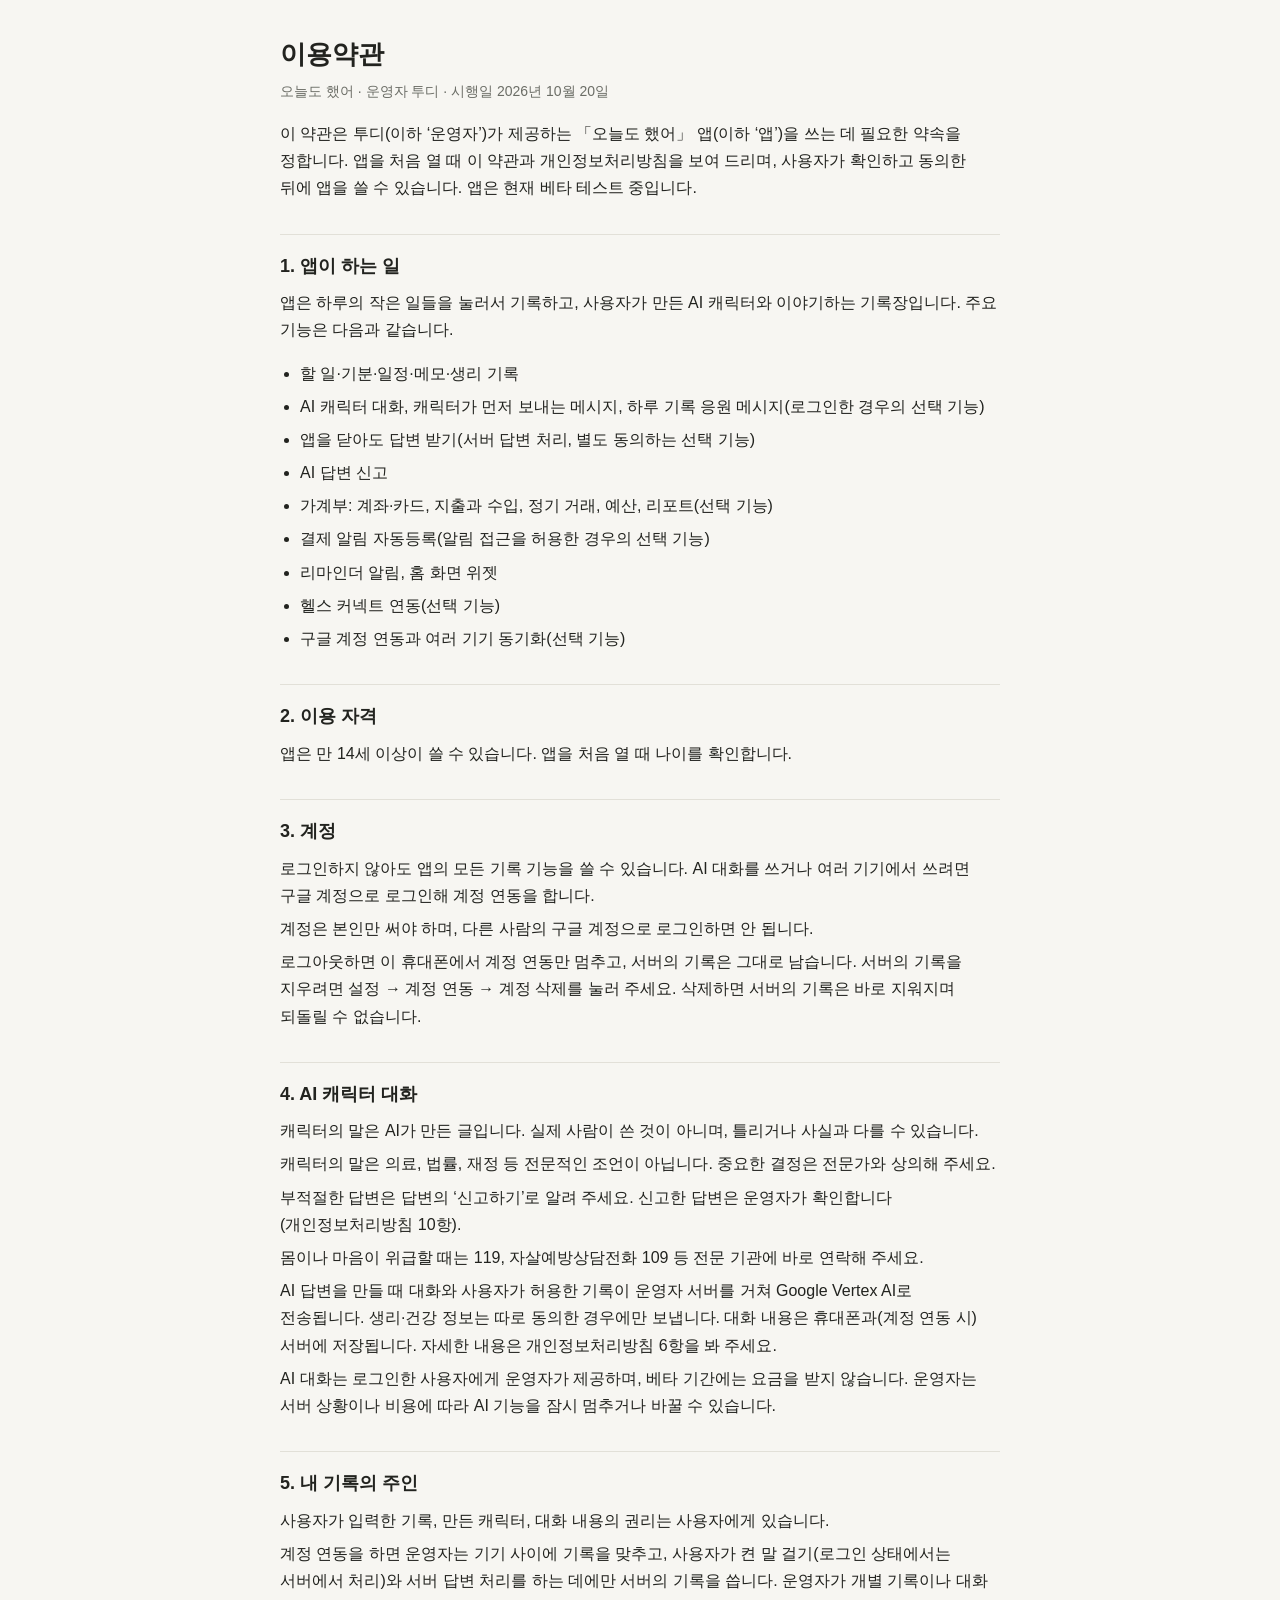
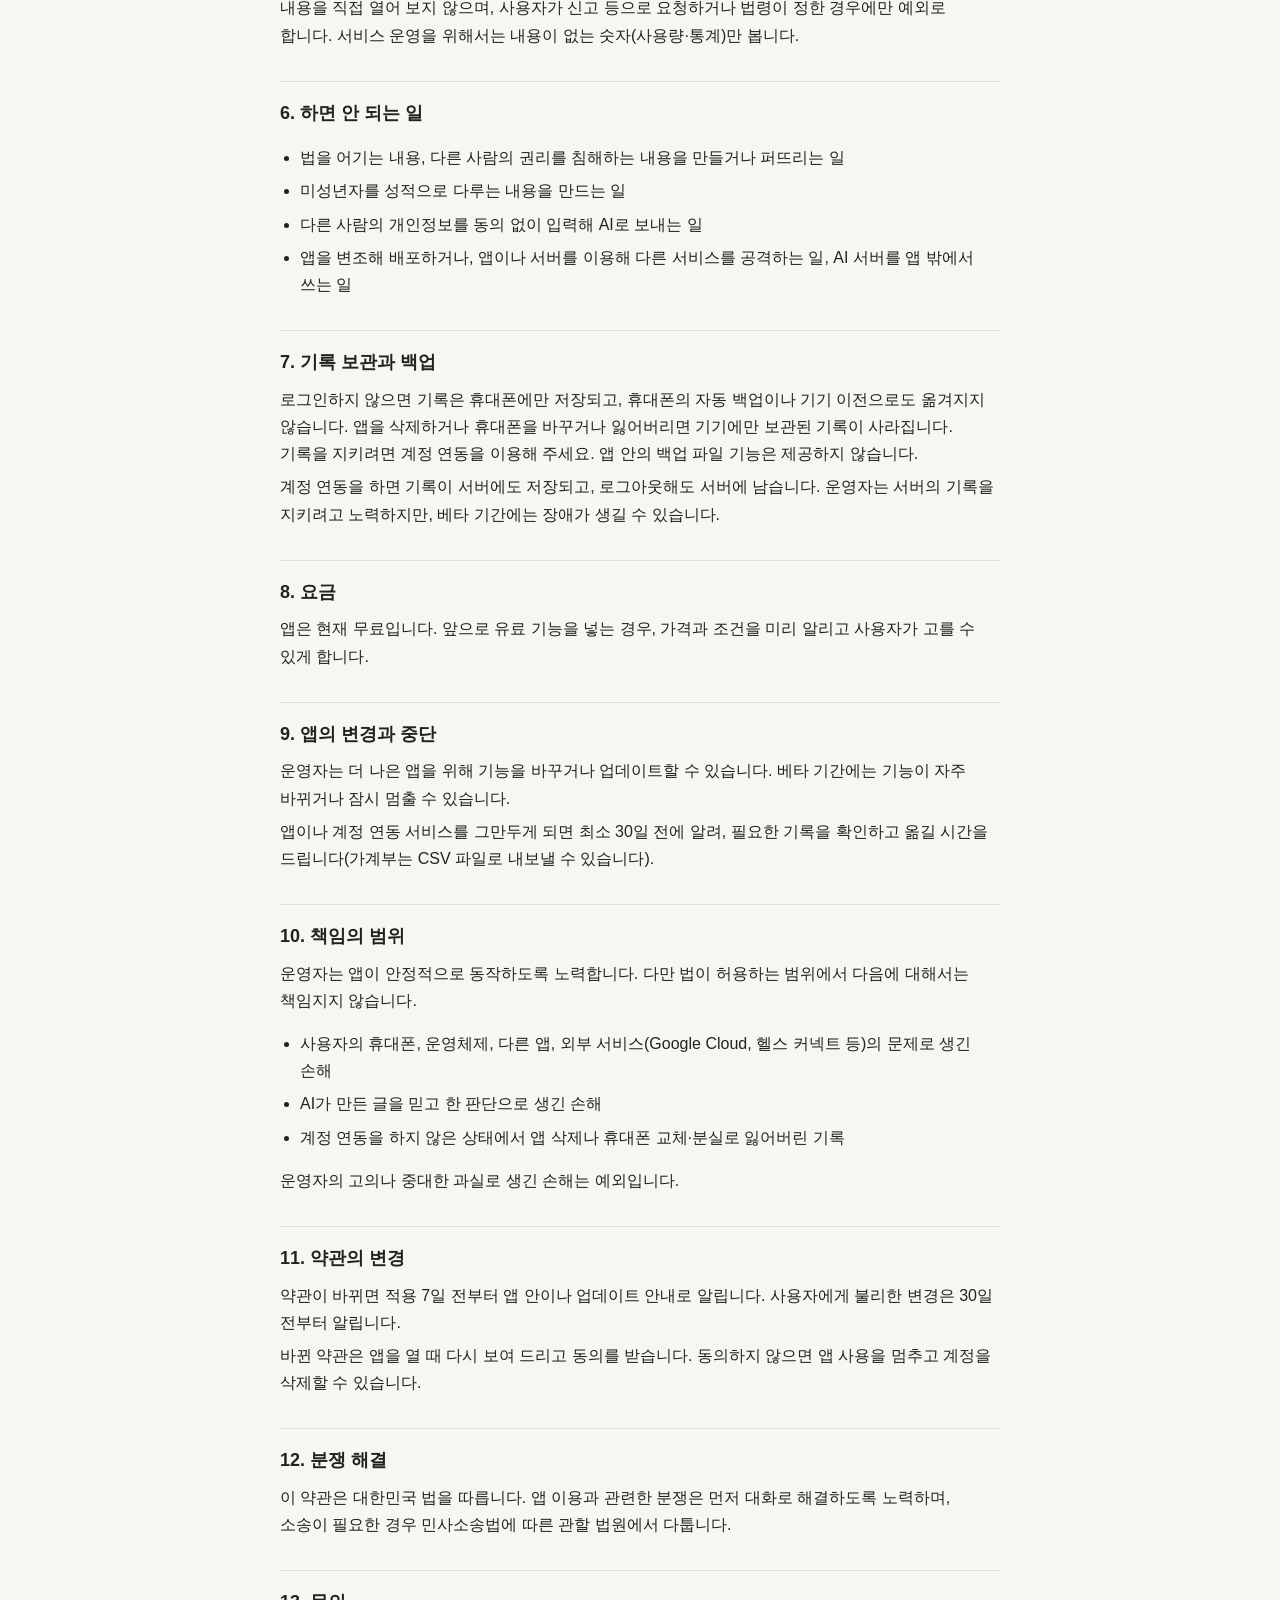
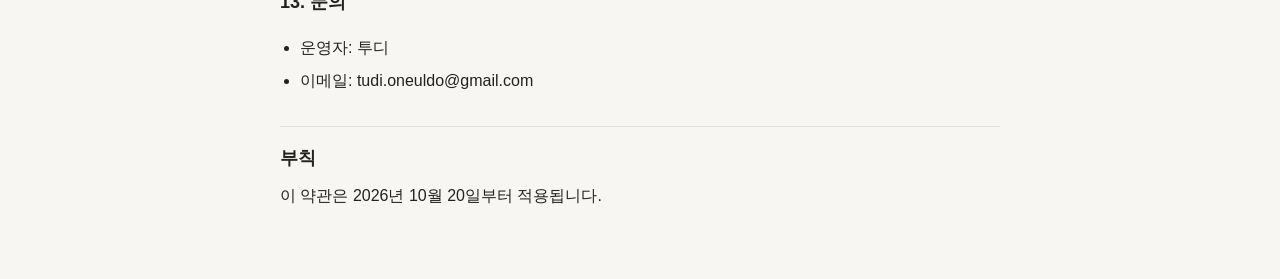
<file: terms.html>
<!doctype html>
<html lang="ko">
<head>
<meta charset="utf-8">
<meta name="viewport" content="width=device-width, initial-scale=1">
<title>오늘도 했어 이용약관</title>
<style>
:root { --bg: #f7f6f2; --text: #22231f; --muted: #6b6d66; --line: #e2e0d8; }
@media (prefers-color-scheme: dark) { :root { --bg: #181916; --text: #ecebe6; --muted: #a3a59d; --line: #33352f; } }
body { margin: 0; background: var(--bg); color: var(--text); font: 16px/1.7 -apple-system, "Pretendard", "Apple SD Gothic Neo", "Noto Sans KR", sans-serif; word-break: keep-all; }
main { max-width: 720px; margin: 0 auto; padding: 32px 16px 64px; }
h1 { font-size: 26px; margin: 0 0 4px; }
h2 { font-size: 18px; margin: 32px 0 8px; padding-top: 16px; border-top: 1px solid var(--line); }
.meta { color: var(--muted); font-size: 14px; margin: 0 0 16px; }
p, li { margin: 6px 0; }
ul { padding-left: 20px; }
</style>
</head>
<body>
<main>
<h1>이용약관</h1>
<p class="meta">오늘도 했어 · 운영자 투디 · 시행일 2026년 10월 20일</p>
<p>이 약관은 투디(이하 ‘운영자’)가 제공하는 「오늘도 했어」 앱(이하 ‘앱’)을 쓰는 데 필요한 약속을 정합니다. 앱을 처음 열 때 이 약관과 개인정보처리방침을 보여 드리며, 사용자가 확인하고 동의한 뒤에 앱을 쓸 수 있습니다. 앱은 현재 베타 테스트 중입니다.</p>
<section><h2>1. 앱이 하는 일</h2><p>앱은 하루의 작은 일들을 눌러서 기록하고, 사용자가 만든 AI 캐릭터와 이야기하는 기록장입니다. 주요 기능은 다음과 같습니다.</p><ul><li>할 일·기분·일정·메모·생리 기록</li><li>AI 캐릭터 대화, 캐릭터가 먼저 보내는 메시지, 하루 기록 응원 메시지(로그인한 경우의 선택 기능)</li><li>앱을 닫아도 답변 받기(서버 답변 처리, 별도 동의하는 선택 기능)</li><li>AI 답변 신고</li><li>가계부: 계좌·카드, 지출과 수입, 정기 거래, 예산, 리포트(선택 기능)</li><li>결제 알림 자동등록(알림 접근을 허용한 경우의 선택 기능)</li><li>리마인더 알림, 홈 화면 위젯</li><li>헬스 커넥트 연동(선택 기능)</li><li>구글 계정 연동과 여러 기기 동기화(선택 기능)</li></ul></section>
<section><h2>2. 이용 자격</h2><p>앱은 만 14세 이상이 쓸 수 있습니다. 앱을 처음 열 때 나이를 확인합니다.</p></section>
<section><h2>3. 계정</h2><p>로그인하지 않아도 앱의 모든 기록 기능을 쓸 수 있습니다. AI 대화를 쓰거나 여러 기기에서 쓰려면 구글 계정으로 로그인해 계정 연동을 합니다.</p><p>계정은 본인만 써야 하며, 다른 사람의 구글 계정으로 로그인하면 안 됩니다.</p><p>로그아웃하면 이 휴대폰에서 계정 연동만 멈추고, 서버의 기록은 그대로 남습니다. 서버의 기록을 지우려면 설정 → 계정 연동 → 계정 삭제를 눌러 주세요. 삭제하면 서버의 기록은 바로 지워지며 되돌릴 수 없습니다.</p></section>
<section><h2>4. AI 캐릭터 대화</h2><p>캐릭터의 말은 AI가 만든 글입니다. 실제 사람이 쓴 것이 아니며, 틀리거나 사실과 다를 수 있습니다.</p><p>캐릭터의 말은 의료, 법률, 재정 등 전문적인 조언이 아닙니다. 중요한 결정은 전문가와 상의해 주세요.</p><p>부적절한 답변은 답변의 ‘신고하기’로 알려 주세요. 신고한 답변은 운영자가 확인합니다(개인정보처리방침 10항).</p><p>몸이나 마음이 위급할 때는 119, 자살예방상담전화 109 등 전문 기관에 바로 연락해 주세요.</p><p>AI 답변을 만들 때 대화와 사용자가 허용한 기록이 운영자 서버를 거쳐 Google Vertex AI로 전송됩니다. 생리·건강 정보는 따로 동의한 경우에만 보냅니다. 대화 내용은 휴대폰과(계정 연동 시) 서버에 저장됩니다. 자세한 내용은 개인정보처리방침 6항을 봐 주세요.</p><p>AI 대화는 로그인한 사용자에게 운영자가 제공하며, 베타 기간에는 요금을 받지 않습니다. 운영자는 서버 상황이나 비용에 따라 AI 기능을 잠시 멈추거나 바꿀 수 있습니다.</p></section>
<section><h2>5. 내 기록의 주인</h2><p>사용자가 입력한 기록, 만든 캐릭터, 대화 내용의 권리는 사용자에게 있습니다.</p><p>계정 연동을 하면 운영자는 기기 사이에 기록을 맞추고, 사용자가 켠 말 걸기(로그인 상태에서는 서버에서 처리)와 서버 답변 처리를 하는 데에만 서버의 기록을 씁니다. 운영자가 개별 기록이나 대화 내용을 직접 열어 보지 않으며, 사용자가 신고 등으로 요청하거나 법령이 정한 경우에만 예외로 합니다. 서비스 운영을 위해서는 내용이 없는 숫자(사용량·통계)만 봅니다.</p></section>
<section><h2>6. 하면 안 되는 일</h2><ul><li>법을 어기는 내용, 다른 사람의 권리를 침해하는 내용을 만들거나 퍼뜨리는 일</li><li>미성년자를 성적으로 다루는 내용을 만드는 일</li><li>다른 사람의 개인정보를 동의 없이 입력해 AI로 보내는 일</li><li>앱을 변조해 배포하거나, 앱이나 서버를 이용해 다른 서비스를 공격하는 일, AI 서버를 앱 밖에서 쓰는 일</li></ul></section>
<section><h2>7. 기록 보관과 백업</h2><p>로그인하지 않으면 기록은 휴대폰에만 저장되고, 휴대폰의 자동 백업이나 기기 이전으로도 옮겨지지 않습니다. 앱을 삭제하거나 휴대폰을 바꾸거나 잃어버리면 기기에만 보관된 기록이 사라집니다. 기록을 지키려면 계정 연동을 이용해 주세요. 앱 안의 백업 파일 기능은 제공하지 않습니다.</p><p>계정 연동을 하면 기록이 서버에도 저장되고, 로그아웃해도 서버에 남습니다. 운영자는 서버의 기록을 지키려고 노력하지만, 베타 기간에는 장애가 생길 수 있습니다.</p></section>
<section><h2>8. 요금</h2><p>앱은 현재 무료입니다. 앞으로 유료 기능을 넣는 경우, 가격과 조건을 미리 알리고 사용자가 고를 수 있게 합니다.</p></section>
<section><h2>9. 앱의 변경과 중단</h2><p>운영자는 더 나은 앱을 위해 기능을 바꾸거나 업데이트할 수 있습니다. 베타 기간에는 기능이 자주 바뀌거나 잠시 멈출 수 있습니다.</p><p>앱이나 계정 연동 서비스를 그만두게 되면 최소 30일 전에 알려, 필요한 기록을 확인하고 옮길 시간을 드립니다(가계부는 CSV 파일로 내보낼 수 있습니다).</p></section>
<section><h2>10. 책임의 범위</h2><p>운영자는 앱이 안정적으로 동작하도록 노력합니다. 다만 법이 허용하는 범위에서 다음에 대해서는 책임지지 않습니다.</p><ul><li>사용자의 휴대폰, 운영체제, 다른 앱, 외부 서비스(Google Cloud, 헬스 커넥트 등)의 문제로 생긴 손해</li><li>AI가 만든 글을 믿고 한 판단으로 생긴 손해</li><li>계정 연동을 하지 않은 상태에서 앱 삭제나 휴대폰 교체·분실로 잃어버린 기록</li></ul><p>운영자의 고의나 중대한 과실로 생긴 손해는 예외입니다.</p></section>
<section><h2>11. 약관의 변경</h2><p>약관이 바뀌면 적용 7일 전부터 앱 안이나 업데이트 안내로 알립니다. 사용자에게 불리한 변경은 30일 전부터 알립니다.</p><p>바뀐 약관은 앱을 열 때 다시 보여 드리고 동의를 받습니다. 동의하지 않으면 앱 사용을 멈추고 계정을 삭제할 수 있습니다.</p></section>
<section><h2>12. 분쟁 해결</h2><p>이 약관은 대한민국 법을 따릅니다. 앱 이용과 관련한 분쟁은 먼저 대화로 해결하도록 노력하며, 소송이 필요한 경우 민사소송법에 따른 관할 법원에서 다툽니다.</p></section>
<section><h2>13. 문의</h2><ul><li>운영자: 투디</li><li>이메일: tudi.oneuldo@gmail.com</li></ul></section>
<section><h2>부칙</h2><p>이 약관은 2026년 10월 20일부터 적용됩니다.</p></section>
</main>
</body>
</html>
</file>
<file: account-deletion.css>
:root{color-scheme:light;--bg:#f8f5f1;--surface:#fffdfb;--text:#3c302f;--muted:#70645e;--stroke:#d7c7bf;--accent:#80504f}*{box-sizing:border-box}[hidden]{display:none!important}body{margin:0;background:var(--bg);color:var(--text);font-family:system-ui,-apple-system,"Malgun Gothic",sans-serif;line-height:1.75}main{max-width:740px;padding:48px 22px 60px;margin:auto}h1{font-size:clamp(26px,5vw,36px);line-height:1.3;letter-spacing:-.025em;margin:22px 0 16px}h2{font-size:21px;margin:0 0 14px}h3{font-size:20px}p{margin:12px 0}.intro{color:var(--muted)}section{padding:26px 0;border-top:1px solid var(--stroke);margin-top:28px}ul{padding-left:24px}li{margin:10px 0}a{color:var(--accent);text-underline-offset:4px}button{font:inherit;font-weight:600;cursor:pointer;min-height:48px;padding:12px 20px;border:0;border-radius:12px;background:var(--accent);color:white;margin:12px 0}button:hover:not(:disabled){background:#653d3d}button:disabled{opacity:.48;cursor:not-allowed}.quiet{background:transparent;color:var(--accent);border:1px solid var(--stroke)}.quiet:hover:not(:disabled){color:white}.danger{background:#962f36;display:block}label{display:block;margin:18px 0 10px}.check{display:flex;align-items:flex-start;gap:10px;cursor:pointer}input[type=checkbox]{width:22px;height:22px;flex:none;margin-top:4px;accent-color:var(--accent)}input[type=text]{display:block;width:100%;max-width:320px;font:inherit;padding:10px 12px;background:var(--surface);border:1px solid var(--stroke);border-radius:8px;color:var(--text);caret-color:var(--accent)}:focus-visible{outline:3px solid #80504f;outline-offset:4px}::selection{background:#e8d4cc;color:var(--text)}#email{overflow-wrap:anywhere}#status{min-height:28px}footer{border-top:1px solid var(--stroke);padding-top:20px;color:var(--muted);font-size:14px}@media(max-width:480px){main{padding-top:28px}button{width:100%}}
</file>
